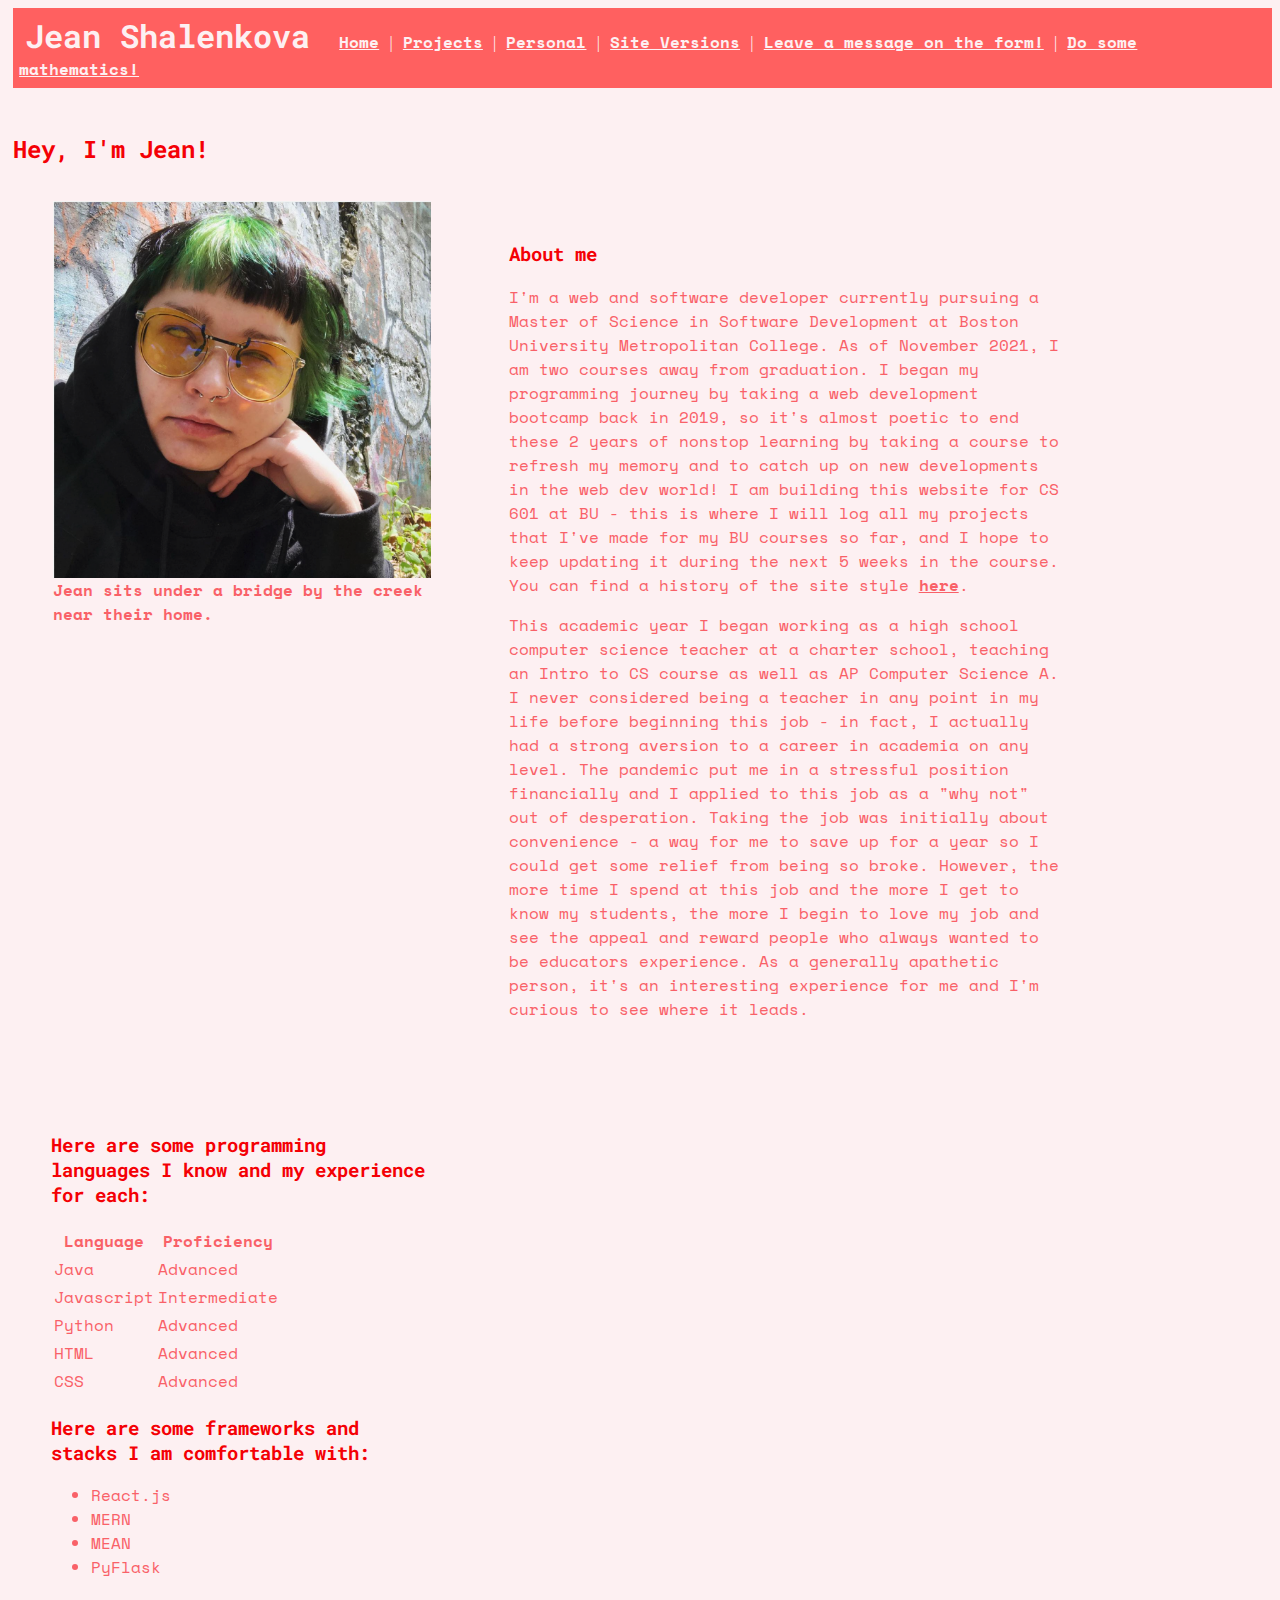
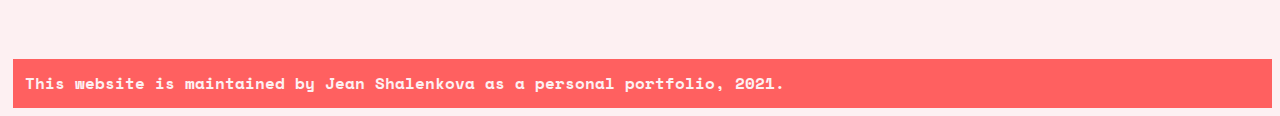
<file: index.html>
<!DOCTYPE html>
<html lang="en">

<head>
    <title>Jean Shalenkova's Personal Profile</title>
    <meta charset="UTF-8">
    <link rel="preconnect" href="https://fonts.googleapis.com">
    <link rel="preconnect" href="https://fonts.gstatic.com" crossorigin>
    <link href="https://fonts.googleapis.com/css2?family=Roboto+Mono:wght@700&family=Space+Mono:wght@400;700&display=swap"
        rel="stylesheet">
    <link href="style.css" rel="stylesheet" type="text/css">
</head>

<body>
    <header>

        <nav>
            <h1>Jean Shalenkova</h1>
            <a href="index.html">Home</a> |
            <a href="projects.html">Projects</a> |
            <a href="personal.html">Personal</a> |
            <a href="sitevers.html">Site Versions</a> | 
            <a href="wall.html">Leave a message on the form!</a> | 
            <a href="calc.html">Do some mathematics!</a>
        </nav>
    </header>
    <section id="about">
        <h2>Hey, I'm Jean!</h2>
        <figure><img src="images/jean.png" alt="a photo of Jean">
            <figcaption>Jean sits under a bridge by the creek near their home.</figcaption>
        </figure>
        <article id="aboutText">
            <h3>About me</h3>
            <p>I'm a web and software developer currently pursuing a Master of Science in Software Development at Boston
                University Metropolitan College. As of November 2021, I am two courses away from graduation. I began my
                programming journey by taking a web development bootcamp back in 2019, so it's almost poetic to end
                these 2 years of nonstop learning by taking a course to refresh my memory and to catch up on new
                developments in the web dev world! I am building this website for CS 601 at BU - this is where I will
                log all my projects that I've made for my BU courses so far, and I hope to keep updating it during the
                next 5 weeks in the course. You can find a history of the site style <a href="sitevers.html">here</a>.
            </p>
            <p>This academic year I began working as a high school computer science teacher at a charter school,
                teaching an Intro to CS course as well as AP Computer Science A. I never considered being a teacher in
                any point in my life before beginning this job - in fact, I actually had a strong aversion to a career
                in academia on any level. The pandemic put me in a stressful position financially and I applied to this
                job as a "why not" out of desperation. Taking the job was initially about convenience - a way for me to
                save up for a year so I could get some relief from being so broke. However, the more time I spend at
                this job and the more I get to know my students, the more I begin to love my job and see the appeal and
                reward people who always wanted to be educators experience. As a generally apathetic person, it's an
                interesting experience for me and I'm curious to see where it leads. </p>
        </article>
        <br />
        <br />
        <article id="aboutCreds">
            <h3>Here are some programming languages I know and my experience for each:</h3>
            <table>
                <thead>
                    <tr>
                        <th>Language</th>
                        <th>Proficiency</th>
                    </tr>
                </thead>
                <tbody>
                    <tr>
                        <td>Java</td>
                        <td>Advanced</td>
                    </tr>
                    <tr>
                        <td>Javascript</td>
                        <td>Intermediate</td>
                    </tr>
                    <tr>
                        <td>Python</td>
                        <td>Advanced</td>
                    </tr>
                    <tr>
                        <td>HTML</td>
                        <td>Advanced</td>
                    </tr>
                    <tr>
                        <td>CSS</td>
                        <td>Advanced</td>
                    </tr>
                </tbody>
            </table>
            <h3>Here are some frameworks and stacks I am comfortable with:</h3>
            <ul>
                <li>React.js</li>
                <li>MERN</li>
                <li>MEAN</li>
                <li>PyFlask</li>
            </ul>
        </article>
    </section>
    <footer>
        This website is maintained by Jean Shalenkova as a personal portfolio, 2021.
    </footer>
</body>

</html>
</file>
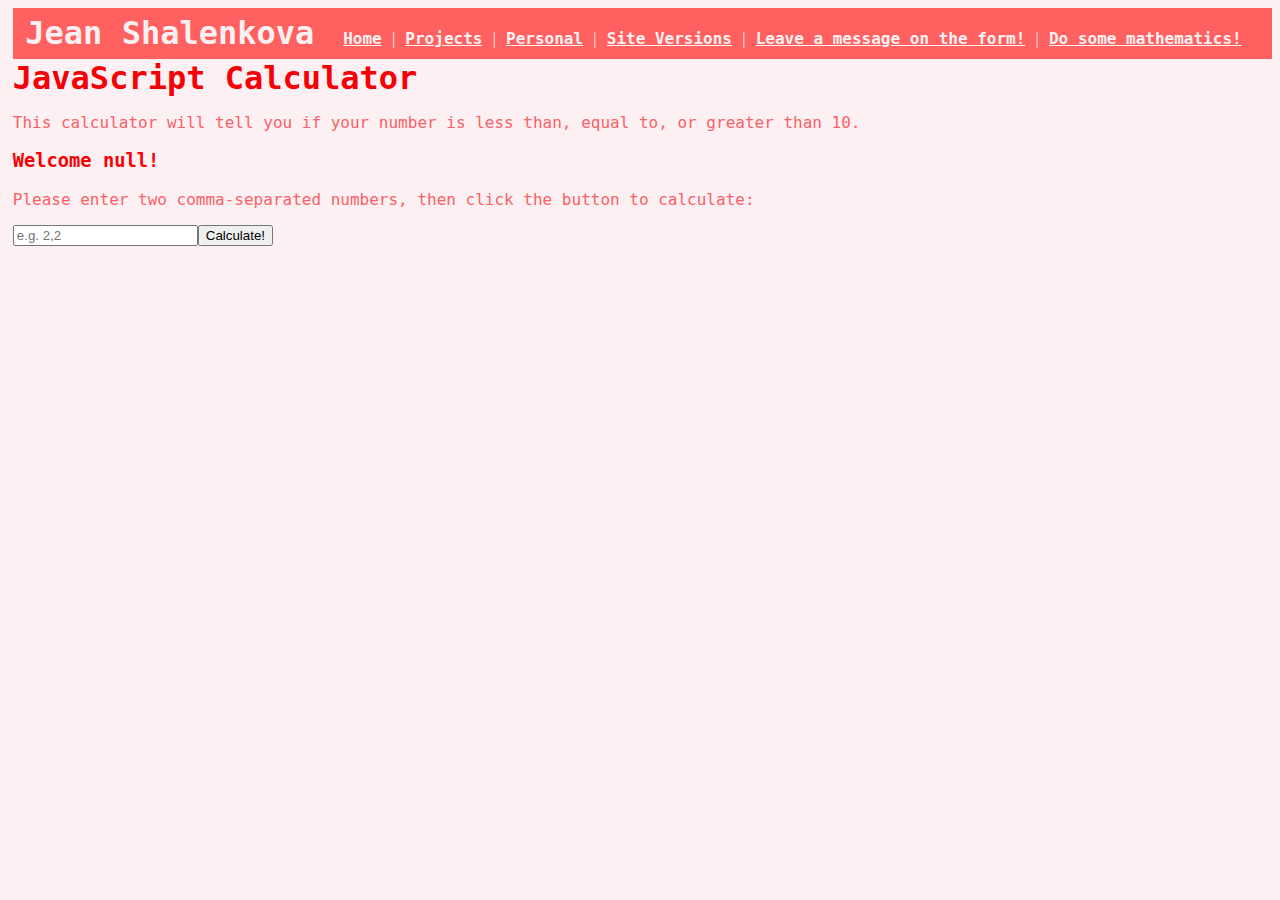
<file: calc.html>
<!DOCTYPE html>
<html lang="en-US">

<head>
    
    <link rel="preconnect" href="https://fonts.googleapis.com">
    <link rel="preconnect" href="https://fonts.gstatic.com" crossorigin>
    <link href="https://fonts.googleapis.com/css2?family=Orbitron:wght@400;800&display=swap" rel="stylesheet">
    <link rel="stylesheet" href="style.css">
    <title>JavaScript Calculator</title>
</head>

<body>
    <header>

        <nav>
            <h1>Jean Shalenkova</h1>
            <a href="index.html">Home</a> |
            <a href="projects.html">Projects</a> |
            <a href="personal.html">Personal</a> |
            <a href="sitevers.html">Site Versions</a> | 
            <a href="wall.html">Leave a message on the form!</a> | 
            <a href="calc.html">Do some mathematics!</a>
        </nav>
    </header>
    <h1>JavaScript Calculator</h1>
    <p>This calculator will tell you if your number is less than, equal to, or greater than 10.</p>

    <h3 id="displayName"></h3>
    <p id="instructions"></p>
    <script src="calc.js"></script>
</body>

</html>
</file>
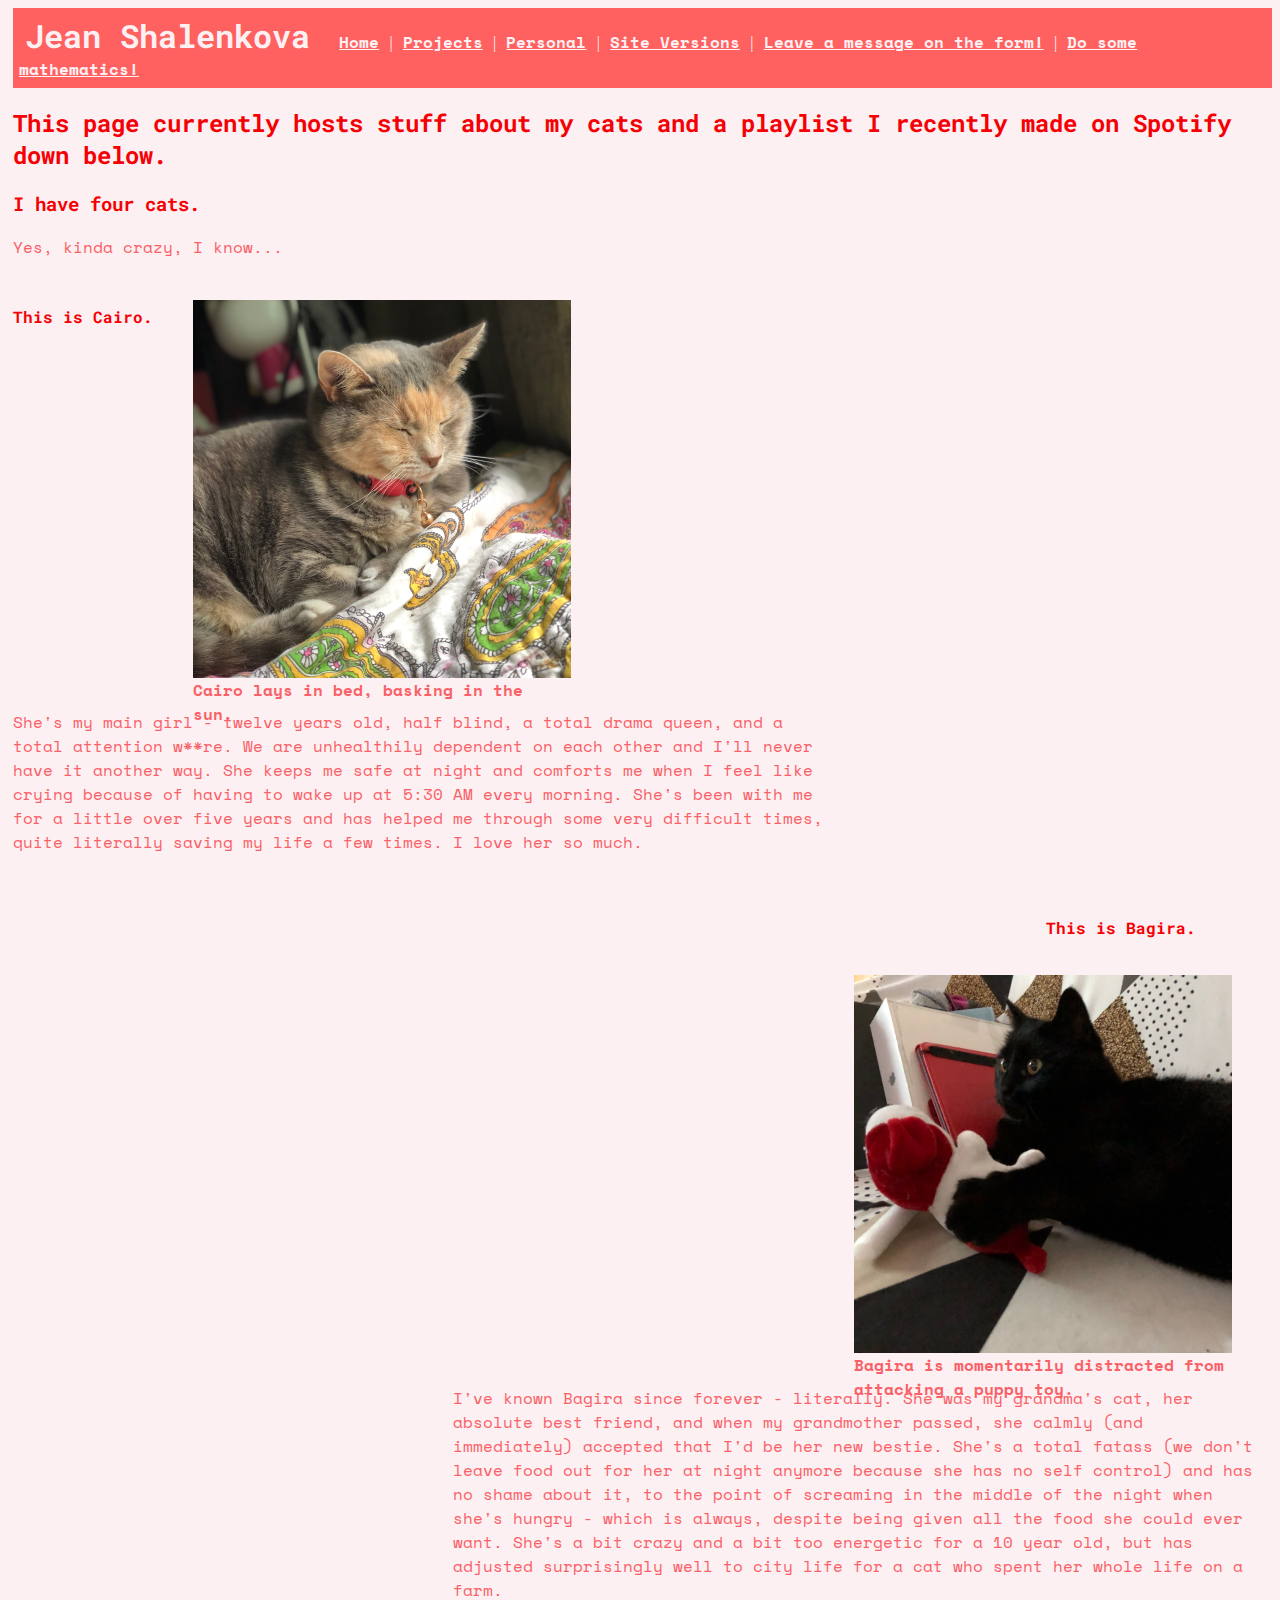
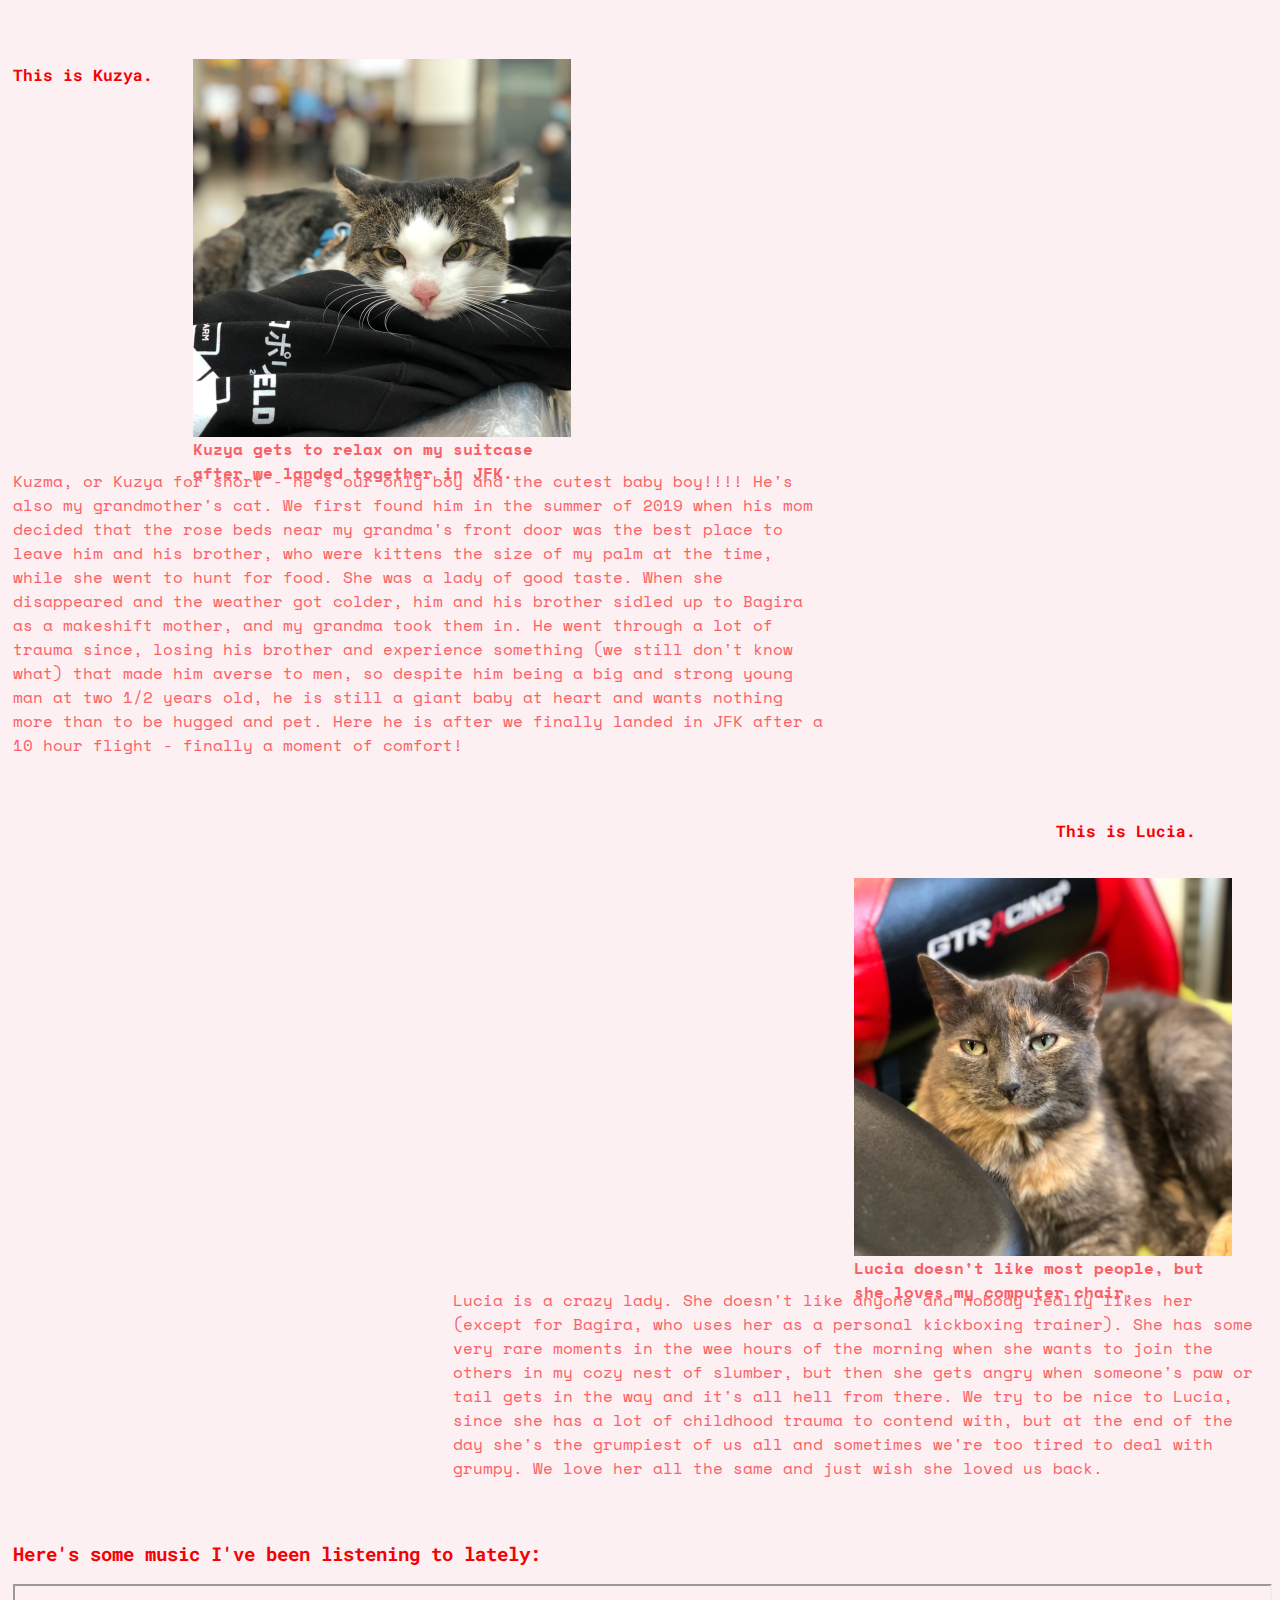
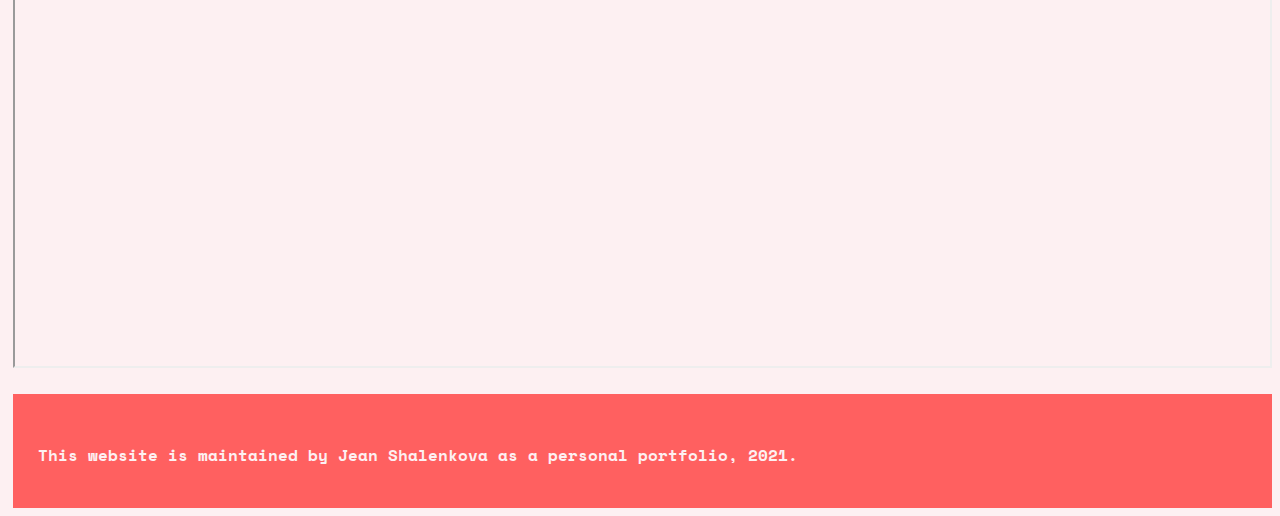
<file: personal.html>
<!DOCTYPE html>
<html lang="en">

<head>
    <title>Jean Shalenkova's Personal Profile</title>
    <meta charset="UTF-8">
    <link rel="preconnect" href="https://fonts.googleapis.com">
    <link rel="preconnect" href="https://fonts.gstatic.com" crossorigin>
    <link href="https://fonts.googleapis.com/css2?family=Roboto+Mono:wght@700&family=Space+Mono:wght@400;700&display=swap"
        rel="stylesheet">
    <link href="style.css" rel="stylesheet" type="text/css">
</head>


<body>
    <header>
        <nav>
            <h1>Jean Shalenkova</h1>
            <a href="index.html">Home</a> |
            <a href="projects.html">Projects</a> |
            <a href="personal.html">Personal</a> |
            <a href="sitevers.html">Site Versions</a> | 
            <a href="wall.html">Leave a message on the form!</a> | 
            <a href="calc.html">Do some mathematics!</a>
        </nav>
    </header>
    <h2>This page currently hosts stuff about my cats and a playlist I recently made on Spotify down below.</h2>

    <section>
    <h3>I have four cats.</h3>
    <p>Yes, kinda crazy, I know...</p>
    
    <article class="leftStick">

        <h4>This is Cairo.</h4>
        <figure><img src="images/cairo.jpg" alt="a photo of Cairo">
            <figcaption>Cairo lays in bed, basking in the sun.</figcaption>
        </figure>

        <p>She's my main girl - twelve years old, half blind, a total drama queen, and a total attention w**re. We
            are unhealthily dependent on each other and I'll never have it another way. She keeps me safe at night
            and comforts me when I feel like crying because of having to wake up at 5:30 AM every morning. She's
            been with me for a little over five years and has helped me through some very difficult times, quite
            literally saving my life a few times. I love her so much.
        </p>
    </article>
    <article class="rightStick">

        <h4>This is Bagira.</h4>
        <figure><img src="images/bagira.jpg" alt="a photo of Bagira">
            <figcaption>Bagira is momentarily distracted from attacking a puppy toy.</figcaption>
        </figure>

        <p>I've known Bagira since forever - literally. She was my grandma's cat, her absolute best friend, and
            when my grandmother passed, she calmly (and immediately) accepted that I'd be her new bestie. She's a
            total fatass (we don't leave food out for her at night anymore because she has no self control) and has
            no shame about it, to the point of screaming in the middle of the night when she's hungry - which is
            always, despite being given all the food she could ever want. She's a bit crazy and a bit too energetic
            for a 10 year old, but has adjusted surprisingly well to city life for a cat who spent her whole life on
            a farm.
        </p>
    </article>

    <article class="leftStick">

        <h4>This is Kuzya.</h4>
        <figure><img src="images/kuzya.jpg" alt="a photo of Kuzya">
            <figcaption>Kuzya gets to relax on my suitcase after we landed together in JFK.</figcaption>
        </figure>

        <p>Kuzma, or Kuzya for short - he's our only boy and the cutest baby boy!!!! He's also my grandmother's
            cat. We first found him in the summer of 2019 when his mom decided that the rose beds near my grandma's
            front door was the best place to leave him and his brother, who were kittens the size of my palm at the
            time, while she went to hunt for food. She was a lady of good taste. When she disappeared and the
            weather got colder, him and his brother sidled up to Bagira as a makeshift mother, and my grandma took
            them in. He went through a lot of trauma since, losing his brother and experience something (we still
            don't know what) that made him averse to men, so despite him being a big and strong young man at two 1/2
            years old, he is still a giant baby at heart and wants nothing more than to be hugged and pet. Here he
            is after we finally landed in JFK after a 10 hour flight - finally a moment of comfort!
        </p>
    </article>
    <article class="rightStick">

        <h4>This is Lucia.</h4>
        <figure><img src="images/lucia.jpg" alt="a photo of Lucia">
            <figcaption>Lucia doesn't like most people, but she loves my computer chair.</figcaption>
        </figure>

        <p>Lucia is a crazy lady. She doesn't like anyone and nobody really likes her (except for Bagira, who uses
            her as a personal kickboxing trainer). She has some very rare moments in the wee hours of the morning
            when she wants to join the others in my cozy nest of slumber, but then she gets angry when someone's paw
            or tail gets in the way and it's all hell from there. We try to be nice to Lucia, since she has a lot of
            childhood trauma to contend with, but at the end of the day she's the grumpiest of us all and sometimes
            we're too tired to deal with grumpy. We love her all the same and just wish she loved us back.
        </p>
    </article>
    </section>


    <section class="leftStick">
        <h3>Here's some music I've been listening to lately:</h3>
        <iframe src="https://open.spotify.com/embed/playlist/1nfktJPqNj4vZkWg4UVOEv" allow="encrypted-media"></iframe>

    </section>

    <footer>
        <p> This website is maintained by Jean Shalenkova as a personal portfolio, 2021. </p>
    </footer>
</body>

</html>
</file>
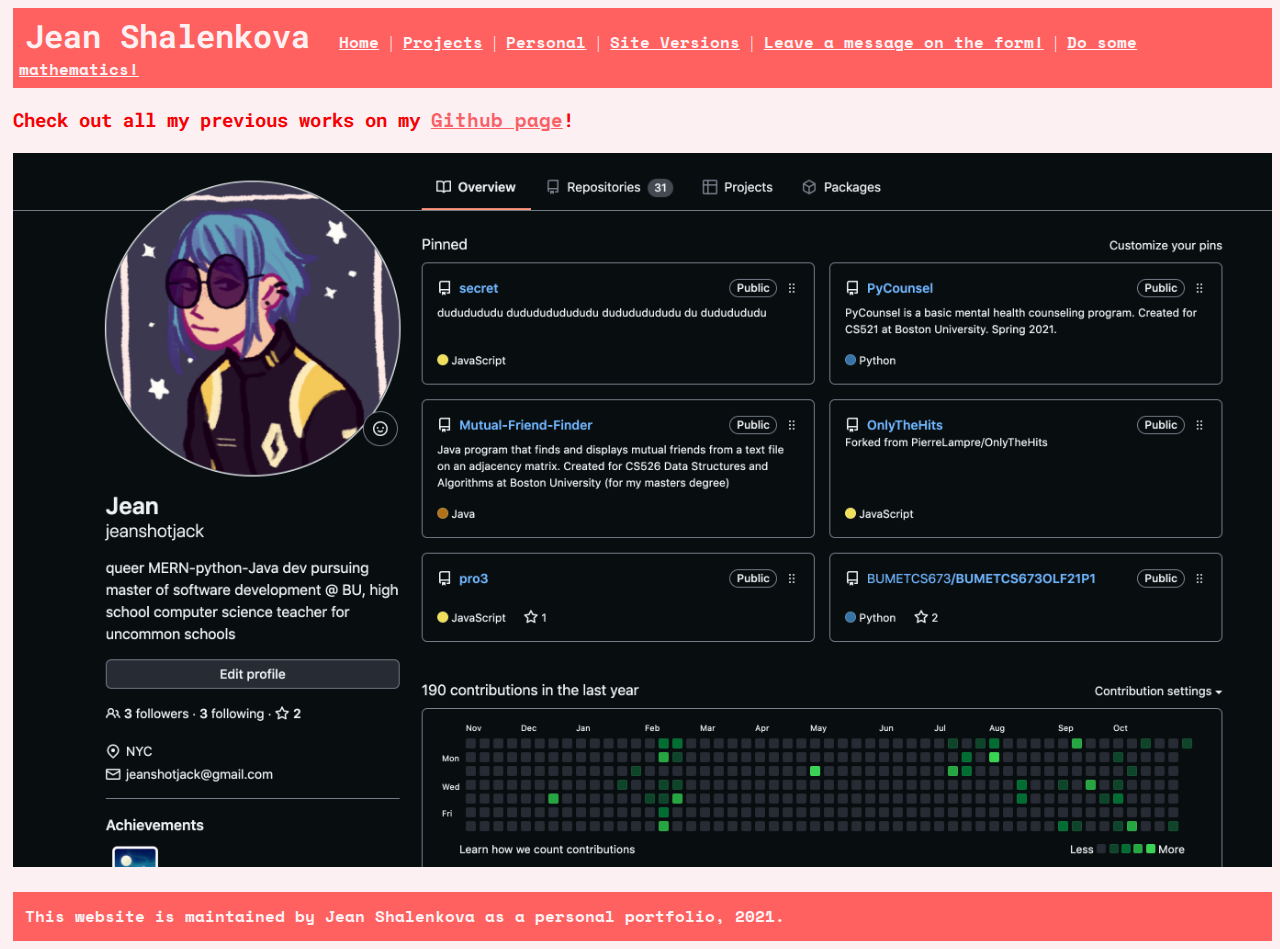
<file: projects.html>
<!DOCTYPE html>
<html lang="en">

<head>
    <title>Jean Shalenkova's Personal Profile</title>
    <meta charset="UTF-8">
    <link rel="preconnect" href="https://fonts.googleapis.com">
    <link rel="preconnect" href="https://fonts.gstatic.com" crossorigin>
    <link href="https://fonts.googleapis.com/css2?family=Roboto+Mono:wght@700&family=Space+Mono:wght@400;700&display=swap"
        rel="stylesheet">
    <link href="style.css" rel="stylesheet" type="text/css">
</head>

<body>
    <header>
        <nav>
            <h1>Jean Shalenkova</h1>
            <a href="index.html">Home</a> |
            <a href="projects.html">Projects</a> |
            <a href="personal.html">Personal</a> |
            <a href="sitevers.html">Site Versions</a> | 
            <a href="wall.html">Leave a message on the form!</a> | 
            <a href="calc.html">Do some mathematics!</a>
        </nav>
    </header>

    <section>
        <h3>Check out all my previous works on my <a href="https://github.com/jeanshotjack">Github page</a>!</h3>
        <img class="versions" src="images/jean_github.png" alt="a photo of Jean's github">
    </section>

    <footer>
        This website is maintained by Jean Shalenkova as a personal portfolio, 2021.
    </footer>
</body>

</html>
</file>
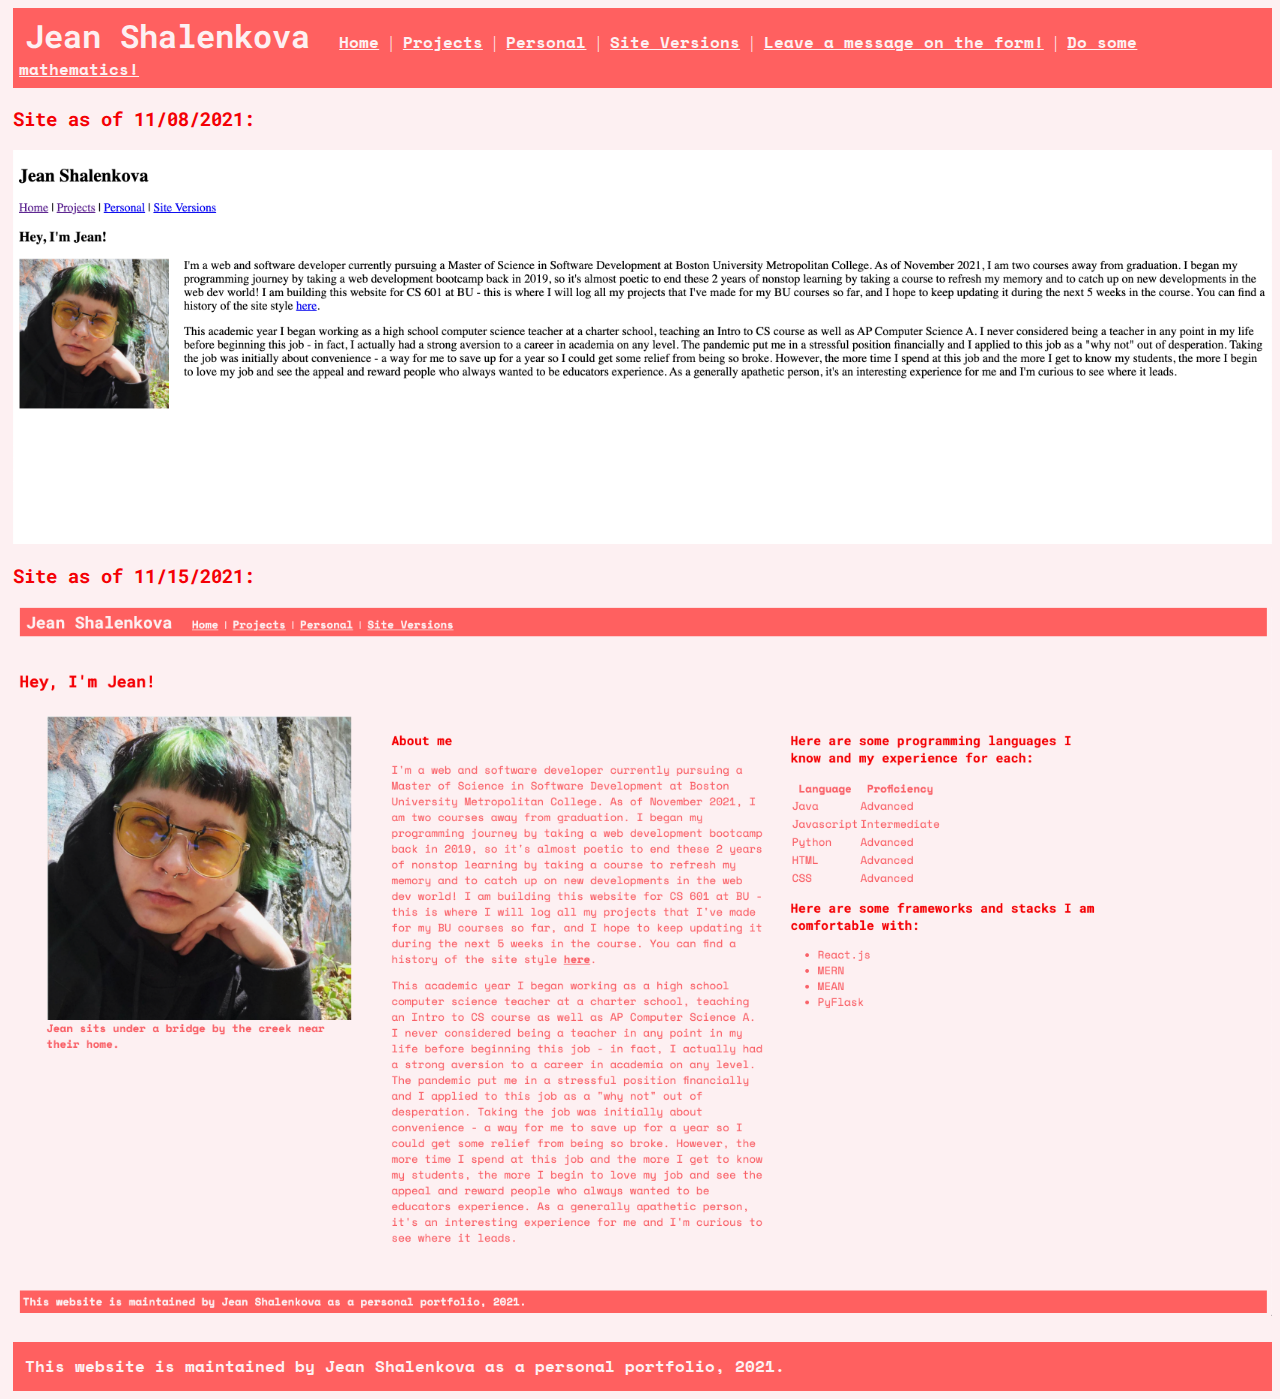
<file: sitevers.html>
<!DOCTYPE html>
<html lang="en">

<head>
    <title>Jean Shalenkova's Personal Profile</title>
    <meta charset="UTF-8">
    <link rel="preconnect" href="https://fonts.googleapis.com">
    <link rel="preconnect" href="https://fonts.gstatic.com" crossorigin>
    <link href="https://fonts.googleapis.com/css2?family=Roboto+Mono:wght@700&family=Space+Mono:wght@400;700&display=swap"
        rel="stylesheet">
    <link href="style.css" rel="stylesheet" type="text/css">
</head>

<body>
    <header>
        <nav>
            <h1>Jean Shalenkova</h1>
            <a href="index.html">Home</a> |
            <a href="projects.html">Projects</a> |
            <a href="personal.html">Personal</a> |
            <a href="sitevers.html">Site Versions</a> | 
            <a href="wall.html">Leave a message on the form!</a> | 
            <a href="calc.html">Do some mathematics!</a>
        </nav>
    </header>

    <article>
        <h3>Site as of 11/08/2021:</h3>
        <img class="versions" src="images/jeanportfolio_1108.png" alt="Jean's portfolio on 11-08" />

        <h3>Site as of 11/15/2021:</h3>
        <img class="versions" src="images/jeanportfolio_1115.png" alt="Jean's portfolio on 11-15" />
    </article>

    <footer>
        This website is maintained by Jean Shalenkova as a personal portfolio, 2021.
    </footer>
</body>

</html>
</file>
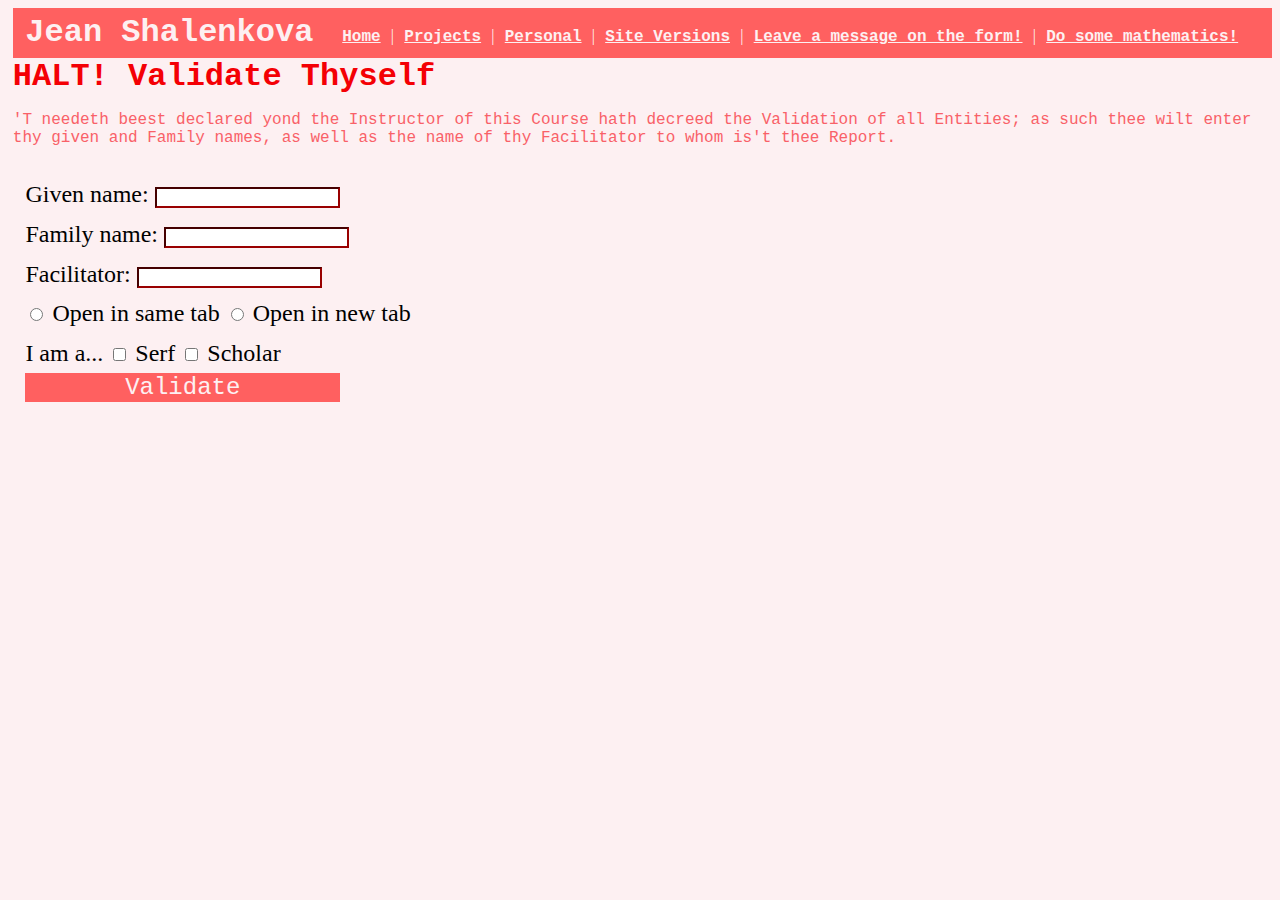
<file: wall.html>
<!DOCTYPE html>
<html lang="en-US">

<head>
    <link rel="preconnect" href="https://fonts.googleapis.com">
    <link rel="preconnect" href="https://fonts.gstatic.com" crossorigin>
    <link
        href="https://fonts.googleapis.com/css2?family=MedievalSharp&family=Uncial+Antiqua&family=Macondo+Swash+Caps&display=swap"
        rel="stylesheet">
    <link rel="stylesheet" href="style.css" type="text/css">
    <title>Medieval Validation Form</title>
    <meta charset="UTF-8">
</head>

<body>
    <header>

        <nav>
            <h1>Jean Shalenkova</h1>
            <a href="index.html">Home</a> |
            <a href="projects.html">Projects</a> |
            <a href="personal.html">Personal</a> |
            <a href="sitevers.html">Site Versions</a> | 
            <a href="wall.html">Leave a message on the form!</a> | 
            <a href="calc.html">Do some mathematics!</a>
        </nav>
    </header>
    <h1>HALT! Validate Thyself</h1>
    <p>'T needeth beest declared yond the Instructor of this Course hath decreed the Validation of all Entities; as such
        thee wilt enter thy given and Family names, as well as the name of thy Facilitator to whom is't thee Report.
    </p>

    <div id="formContainer">
        <form action="https://bucs601.com/submit.php" method="POST">
            <label for="firstName">Given name:
                <!-- Here we use a pattern to ONLY allow a-z, A-Z, minimum 2 letters in the input. -->
                <input type="text" id="firstName" name="firstName" required pattern="[a-zA-Z]{2,}">
                <div class="error" aria-live="polite"></div>
            </label>

            <label for="lastName">Family name:
                <!-- Here we use a pattern to ONLY allow a-z, A-Z, minimum 2 letters in the input. -->
                <input type="text" id="lastName" name="lastName" required pattern="[a-zA-Z]{2,}">
                <div class="error" aria-live="polite"></div>
            </label>

            <label for="facilitator">Facilitator:
                <!-- Here we use a pattern to ONLY allow these four names in the input. -->
                <input type="text" id="facilitator" name="facilitator" required pattern="(Josh|Fazil|Chris|Christian)">
                <div class="error" aria-live="polite"></div>
            </label>

            <span class="radios">
                <label for="samePage">
                    <input type="radio" id="samePage" name="samePage">
                    Open in same tab
                </label>

                <label for="newPage">
                    <input type="radio" id="newPage" name="newPage">
                    Open in new tab
                </label>
            </span>

            <span class="checks">
                I am a...
                <label for="check1">
                    <input type="checkbox" id="check1" name="check1">
                    Serf
                </label>

                <label for="check2">
                    <input type="checkbox" id="check2" name="check2">
                    Scholar
                </label>
            </span>

            <input type="submit" value="Validate">
        </form>
    </div>
    <script src="valid.js"></script>
</body>

</html>
</file>
<file: style.css>
@media (min-width: 1200px) {

body {
    margin-left: 1%;
    background-color: #fdf0f2;
}

nav, nav h1, nav a {
    background-color: #ff6060;
    color: #fdf0f2;
    border: 3%;
    padding: 0.5%;
}

footer, footer p{
    margin-top: 2%;
    background-color: #ff6060;
    color: #fdf0f2;
    font-family: 'Space Mono', monospace;
    font-weight: 700;
    border: 3%;
    padding: 1%;
}

h1, h2, h3, h4, h5, h6 {
    font-family: 'Roboto Mono', monospace;
    color: #f40005;
}

h1 {
    display: inline;
    margin-right: 1%;
}


p, table, li, a {
    font-family: 'Space Mono', monospace;
    color: #f96168;
}

a {
    font-weight: 700;
}


figure {
    position: relative;
    width: 30%;

}

figure img {
   display: block;
   width: 100%;
}

figcaption {
    position: absolute;
    color: #f96168;
    font-family: 'Space Mono', monospace;
    font-weight: 700;
}

iframe {
    width: 100%; 
    height: 380px;
    display: block;
    margin: auto;
}

.rightStick {
    display: flex;
    flex-direction: row-reverse;
    margin-top: 2%;
    flex-wrap: wrap;
}

.leftStick {
    display: flex;
    flex-direction: row;
    margin-top: 2%;
    flex-wrap: wrap;
}

.rightStick figure {
    width: 30%;
}

.rightStick p {
    width: 65%;
    padding: 0.03%;
}

.rightStick h4 {
    width: 100%;
    text-align: right;
    margin-right: 6%;
}

.leftStick figure {
    width: 30%;;
}

.leftStick p {
    width: 65%;
    padding: 0.03%;
}

.leftStick h5 {
    width: 100%;
    margin-left: 6%;
}

.versions {
    width: 100%; 
    display: block;
    margin: auto;
}

#about {
    display: flex;
    flex-direction: row;
    margin-top: 2%;
    flex-wrap: wrap;
}

#about h2 {
    width: 100%;
}

#about figure {
    width: 30%;
}

#aboutText {
    width: 550px;
    padding: 0.03%;
    margin: 03%;
}

#aboutCreds {
    width: 30%;
    padding: 0.03%;
    margin: 03%;
}
form {
    display: flex;
    margin: auto;
    flex-flow: column wrap;
    width: 100%;
    padding: 1%;
    font-size: x-large;
}

label, .radios, .checks {
    margin-top: 0.5%;
    margin-bottom: 0.5%;
    width: 100%
}
  
input:invalid{
    border-color: #900;
}

input[type="submit"] {
    width: 25%;
    font-size: x-large;
    background-color: #ff6060;
    color: #fdf0f2;
    font-family: 'Roboto Mono', monospace;
    border: none;
}
  
.error {
    width: 50%;
    color: white;
    background-color: #900;
    margin: auto;
}
  
.error.active {
    padding: 0.3%;
}
}

@media (min-width: 769px) and (max-width: 1200px) {

    body {
        margin-left: .6%;
        background-color: #fdf0f2;
    }
    
    nav, nav h1, nav a {
        background-color: #ff6060;
        color: #fdf0f2;
        border: 2%;
        padding: 0.2%;
    }
    
    footer, footer p{
        margin-top: 2%;
        background-color: #ff6060;
        color: #fdf0f2;
        font-family: 'Space Mono', monospace;
        font-weight: 700;
        border: 2%;
        padding: 0.2%;
    }
    
    h1, h2, h3, h4, h5, h6 {
        font-family: 'Roboto Mono', monospace;
        color: #f40005;
    }
    
    h1 {
        display: inline;
        margin-right: .6%;
    }
    
    
    p, table, li, a {
        font-family: 'Space Mono', monospace;
        color: #f96168;
    }
    
    a {
        font-weight: 700;
    }
    
    
    figure {
        position: relative;
        width: 20%;
    
    }
    
    figure img {
       display: block;
       width: 100%;
    }
    
    figcaption {
        position: absolute;
        color: #f96168;
        font-family: 'Space Mono', monospace;
        font-weight: 700;
    }

    iframe {
        width: 800px; 
        height: 200.2%;
        display: block;
        margin: auto;
    }
    
    .rightStick {
        display: flex;
        flex-direction: row-reverse;
        margin-top: 16px;
        flex-wrap: wrap;
    }
    
    .leftStick {
        display: flex;
        flex-direction: row;
        margin-top: 16px;
        flex-wrap: wrap;
    }
    
    .rightStick figure {
        width: 20%;
    }
    
    .rightStick p {
        width: 520px;
        padding: 0.2%;
    }
    
    .rightStick h4 {
        width: 800px;
        text-align: right;
        margin-right: 4.6%;
    }
    
    .leftStick figure {
        width: 20%;;
    }
    
    .leftStick p {
        width: 520px;
        padding: 2.6667px;
    }
    
    .leftStick h5 {
        width: 800px;
        margin-left: 4.6%;
    }
    
    .versions {
        width: 800px; 
        display: block;
        margin: auto;
    }
    
    #about {
        display: flex;
        flex-direction: row;
        margin-top: 16px;
        flex-wrap: wrap;
    }
    
    #about h2 {
        width: 800px;
    }
    
    #about figure {
        width: 20%;
    }
    
    #aboutText {
        width: 293.333px;
        padding: 2.6667px;
        margin: .6%;
    }
    
    #aboutCreds {
        width: 20%;
        padding: 2.6667px;
        margin: .6%;
    }
}

@media (min-width: 320px) and (max-width: 769px) {

    body {
        margin-left: 4..6%;
        background-color: #fdf0f2;
    }
    
    nav, nav h1, nav a {
        background-color: #ff6060;
        color: #fdf0f2;
        border: 14.4px;
        padding: 1.6px;
    }
    
    footer, footer p{
        margin-top: 9.6px;
        background-color: #ff6060;
        color: #fdf0f2;
        font-family: 'Space Mono', monospace;
        font-weight: 700;
        border: 14.4px;
        padding: 1.6px;
    }
    
    h1, h2, h3, h4, h5, h6 {
        font-family: 'Roboto Mono', monospace;
        color: #f40005;
    }
    
    h1 {
        display: inline;
        margin-right: 4..6%;
    }
    
    
    p, table, li, a {
        font-family: 'Space Mono', monospace;
        color: #f96168;
    }
    
    a {
        font-weight: 700;
    }
    
    
    figure {
        position: relative;
        width: 20%;
    
    }
    
    figure img {
       display: block;
       width: 100%;
    }
    
    figcaption {
        position: absolute;
        color: #f96168;
        font-family: 'Space Mono', monospace;
        font-weight: 700;
    }

    iframe {
        width: 480px; 
        height: 121.6px;
        display: block;
        margin: auto;
    }
    
    .rightStick {
        display: flex;
        flex-direction: row-reverse;
        margin-top: 9.6px;
        flex-wrap: wrap;
    }
    
    .leftStick {
        display: flex;
        flex-direction: row;
        margin-top: 9.6px;
        flex-wrap: wrap;
    }
    
    .rightStick figure {
        width: 144px;
    }
    
    .rightStick p {
        width: 312px;
        padding: 1.6px;
    }
    
    .rightStick h4 {
        width: 480px;
        text-align: right;
        margin-right: 28..6%;
    }
    
    .leftStick figure {
        width: 144px;;
    }
    
    .leftStick p {
        width: 312px;
        padding: 1.6px;
    }
    
    .leftStick h5 {
        width: 480px;
        margin-left: 28..6%;
    }
    
    .versions {
        width: 480px; 
        display: block;
        margin: auto;
    }
    
    #about {
        display: flex;
        flex-direction: row;
        margin-top: 9.6px;
        flex-wrap: wrap;
    }
    
    #about h2 {
        width: 480px;
    }
    
    #about figure {
        width: 144px;
    }
    
    #aboutText {
        width: 176px;
        padding: 1.6px;
        margin: 4..6%;
    }
    
    #aboutCreds {
        width: 144px;
        padding: 1.6px;
        margin: 4..6%;
    }
    }
</file>
